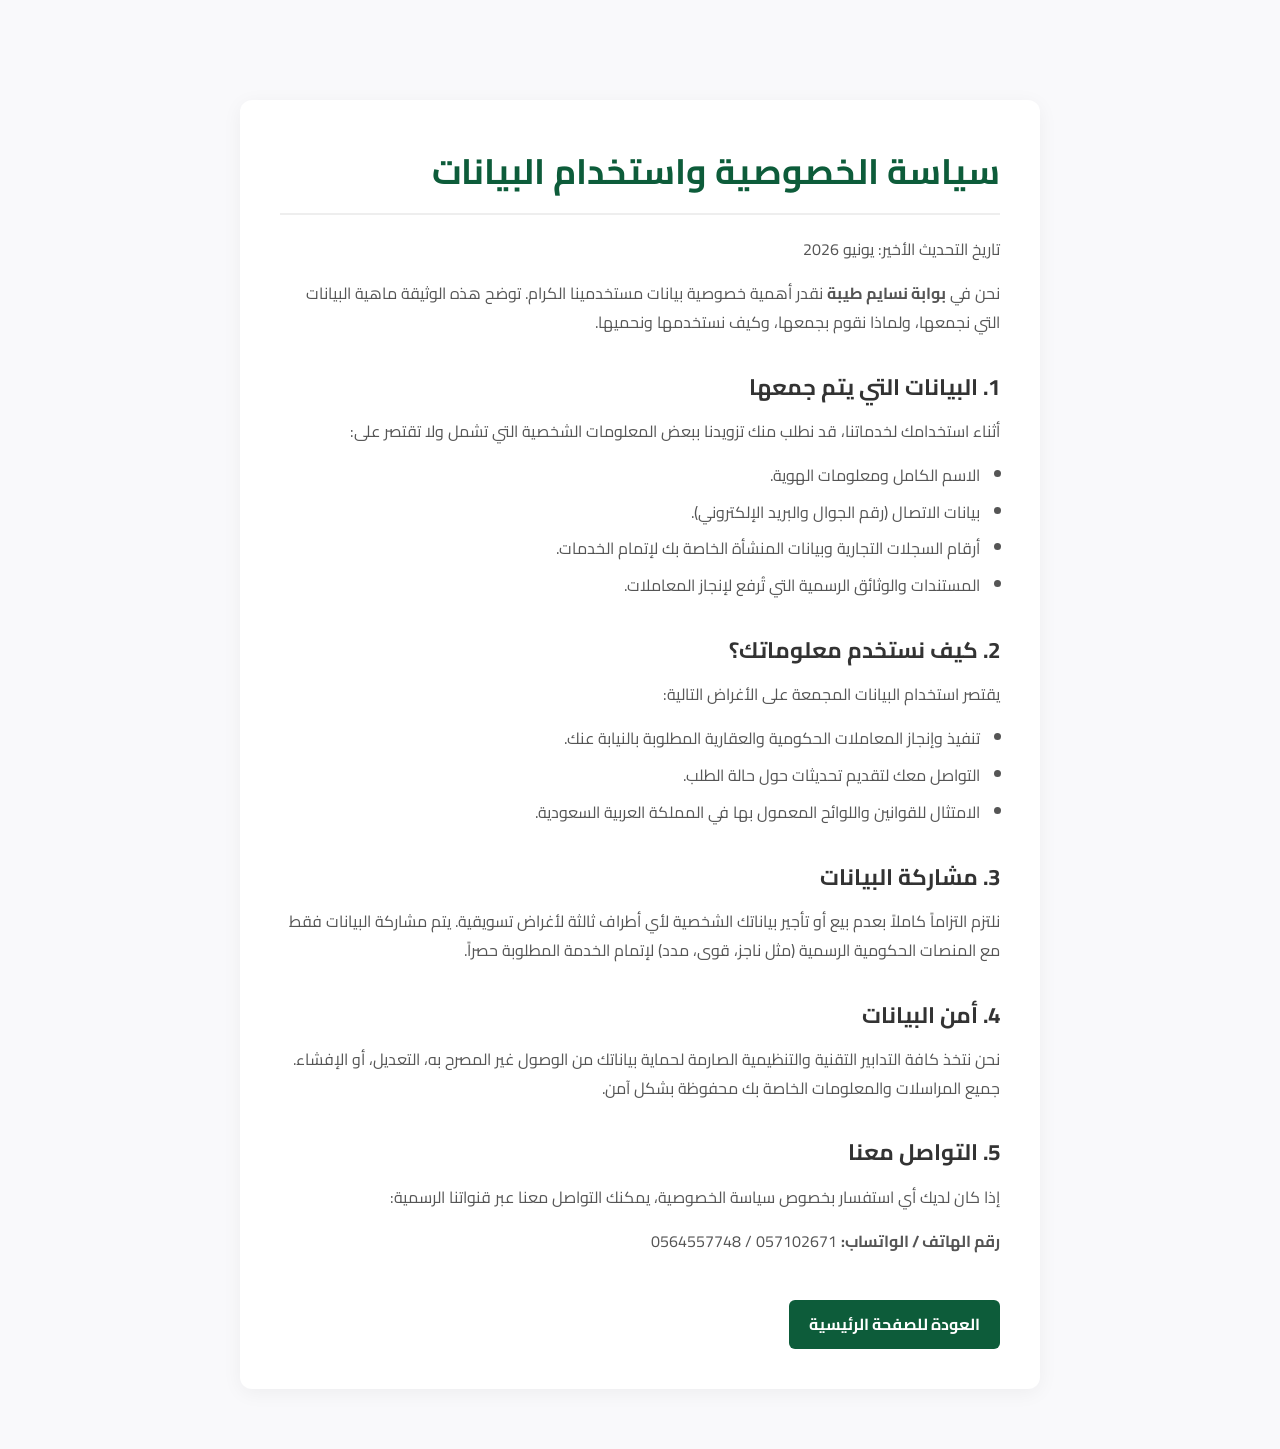
<file: privacy.html>
<!DOCTYPE html>
<html lang="ar" dir="rtl">
<head>
  <meta charset="UTF-8">
  <meta name="viewport" content="width=device-width, initial-scale=1.0">
  <title>سياسة الخصوصية | نسايم طيبة</title>
  <link rel="stylesheet" href="style.css">
  <link rel="preconnect" href="https://fonts.googleapis.com">
  <link rel="preconnect" href="https://fonts.gstatic.com" crossorigin>
  <link href="https://fonts.googleapis.com/css2?family=Cairo:wght@300;400;600;700;800&family=Tajawal:wght@400;500;700&display=swap" rel="stylesheet">
  <style>
    body { background: var(--bg-body, #F9F9FB); color: var(--text-dark, #1A1A1A); line-height: 1.8; }
    .privacy-container { max-width: 800px; margin: 100px auto 60px; padding: 40px; background: #fff; border-radius: 12px; box-shadow: 0 4px 20px rgba(0,0,0,0.05); }
    .privacy-container h1 { font-size: 2.2rem; color: var(--primary-color, #0D5C3A); margin-bottom: 20px; border-bottom: 2px solid #EEE; padding-bottom: 10px; }
    .privacy-container h2 { font-size: 1.4rem; color: #333; margin-top: 30px; margin-bottom: 10px; }
    .privacy-container p { font-size: 1rem; color: #555; margin-bottom: 15px; }
    .privacy-container ul { list-style: disc; margin-right: 20px; color: #555; }
    .privacy-container li { margin-bottom: 8px; }
    .back-btn { display: inline-block; margin-top: 30px; padding: 10px 20px; background: var(--primary-color, #0D5C3A); color: #fff; text-decoration: none; border-radius: 6px; font-weight: bold; }
    .back-btn:hover { opacity: 0.9; }
  </style>
</head>
<body>

  <div class="privacy-container">
    <h1>سياسة الخصوصية واستخدام البيانات</h1>
    <p>تاريخ التحديث الأخير: يونيو 2026</p>
    
    <p>نحن في <strong>بوابة نسايم طيبة</strong> نقدر أهمية خصوصية بيانات مستخدمينا الكرام. توضح هذه الوثيقة ماهية البيانات التي نجمعها، ولماذا نقوم بجمعها، وكيف نستخدمها ونحميها.</p>

    <h2>1. البيانات التي يتم جمعها</h2>
    <p>أثناء استخدامك لخدماتنا، قد نطلب منك تزويدنا ببعض المعلومات الشخصية التي تشمل ولا تقتصر على:</p>
    <ul>
      <li>الاسم الكامل ومعلومات الهوية.</li>
      <li>بيانات الاتصال (رقم الجوال والبريد الإلكتروني).</li>
      <li>أرقام السجلات التجارية وبيانات المنشأة الخاصة بك لإتمام الخدمات.</li>
      <li>المستندات والوثائق الرسمية التي تُرفع لإنجاز المعاملات.</li>
    </ul>

    <h2>2. كيف نستخدم معلوماتك؟</h2>
    <p>يقتصر استخدام البيانات المجمعة على الأغراض التالية:</p>
    <ul>
      <li>تنفيذ وإنجاز المعاملات الحكومية والعقارية المطلوبة بالنيابة عنك.</li>
      <li>التواصل معك لتقديم تحديثات حول حالة الطلب.</li>
      <li>الامتثال للقوانين واللوائح المعمول بها في المملكة العربية السعودية.</li>
    </ul>

    <h2>3. مشاركة البيانات</h2>
    <p>نلتزم التزاماً كاملاً بعدم بيع أو تأجير بياناتك الشخصية لأي أطراف ثالثة لأغراض تسويقية. يتم مشاركة البيانات فقط مع المنصات الحكومية الرسمية (مثل ناجز، قوى، مدد) لإتمام الخدمة المطلوبة حصراً.</p>

    <h2>4. أمن البيانات</h2>
    <p>نحن نتخذ كافة التدابير التقنية والتنظيمية الصارمة لحماية بياناتك من الوصول غير المصرح به، التعديل، أو الإفشاء. جميع المراسلات والمعلومات الخاصة بك محفوظة بشكل آمن.</p>

    <h2>5. التواصل معنا</h2>
    <p>إذا كان لديك أي استفسار بخصوص سياسة الخصوصية، يمكنك التواصل معنا عبر قنواتنا الرسمية:</p>
    <p><strong>رقم الهاتف / الواتساب:</strong> 057102671 / 0564557748</p>

    <a href="index.html" class="back-btn">العودة للصفحة الرئيسية</a>
  </div>

</body>
</html>
</file>
<file: style.css>
:root {
  --green-dark: #1B4332;
  --green-mid: #2D6A4F;
  --gold-light: #E8C98A;
  --gold-mid: #C9A96E;
  --gold-dark: #A67C52;
  --bg-color: #FDFAF6;
  --white: #FFFFFF;
  --text-dark: #1F2937;
  --text-mid: #4B5563;
  --text-light: #6B7280;
  --shadow-sm: 0 4px 6px rgba(0,0,0,0.05);
  --shadow-lg: 0 10px 25px rgba(27,67,50,0.1);
  --radius-sm: 10px;
  --radius-md: 16px;
  --transition: all 0.3s ease;
}

* {
  margin: 0;
  padding: 0;
  box-sizing: border-box;
}

body {
  font-family: 'Cairo', sans-serif;
  background-color: var(--bg-color);
  color: var(--text-dark);
  line-height: 1.6;
}

a {
  text-decoration: none;
}

.container {
  max-width: 1200px;
  margin: 0 auto;
  padding: 0 24px;
}

/* HEADER */
.main-header {
  background: var(--white);
  box-shadow: var(--shadow-sm);
  position: sticky;
  top: 0;
  z-index: 1000;
  height: 80px;
  display: flex;
  align-items: center;
}

.header-inner {
  display: flex;
  justify-content: space-between;
  align-items: center;
  width: 100%;
}

.logo {
  display: flex;
  align-items: center;
  gap: 12px;
  font-weight: 800;
  font-size: 1.3rem;
  color: var(--green-dark);
}

.logo img {
  height: 45px;
  width: auto;
}

.main-nav ul {
  display: flex;
  gap: 24px;
  align-items: center;
  list-style: none;
}

.main-nav a {
  font-weight: 700;
  font-size: 1rem;
  color: var(--text-dark);
  transition: var(--transition);
}

.main-nav a:hover {
  color: var(--gold-dark);
}

/* HERO SECTION */
.hero-section {
  background: var(--bg-color);
  padding: 60px 0;
  position: relative;
  overflow: hidden;
}

.hero-inner {
  display: flex;
  align-items: center;
  gap: 40px;
}

.hero-content {
  flex: 1;
}

.hero-title {
  font-size: 3rem;
  font-weight: 900;
  color: var(--green-dark);
  line-height: 1.2;
  margin-bottom: 20px;
}

.hero-desc {
  font-size: 1.1rem;
  color: var(--text-mid);
  margin-bottom: 32px;
  max-width: 500px;
}

.hero-cta-group {
  display: flex;
  gap: 16px;
}

.btn-primary {
  background: linear-gradient(135deg, var(--green-dark), var(--green-mid));
  color: var(--white);
  padding: 14px 28px;
  border-radius: 50px;
  font-weight: 700;
  transition: var(--transition);
  box-shadow: 0 4px 15px rgba(27,67,50,0.2);
}

.btn-primary:hover {
  transform: translateY(-2px);
  box-shadow: 0 6px 20px rgba(27,67,50,0.3);
}

.btn-secondary {
  background: transparent;
  color: var(--gold-dark);
  padding: 12px 26px;
  border-radius: 50px;
  font-weight: 700;
  border: 2px solid var(--gold-mid);
  transition: var(--transition);
}

.btn-secondary:hover {
  background: rgba(201,169,110,0.1);
  transform: translateY(-2px);
}

.hero-image {
  flex: 1;
  text-align: left;
}

.hero-image img {
  max-width: 100%;
  border-radius: var(--radius-md);
  box-shadow: var(--shadow-lg);
}

/* SERVICES SECTION */
.services-section {
  padding: 80px 0;
  background: var(--white);
}

.section-header {
  text-align: center;
  margin-bottom: 50px;
}

.section-header h2 {
  font-size: 2.2rem;
  color: var(--green-dark);
  margin-bottom: 12px;
}

.section-header p {
  color: var(--text-light);
  font-size: 1.1rem;
}

.pricing-grid {
  display: grid;
  grid-template-columns: repeat(auto-fill, minmax(280px, 1fr));
  gap: 24px;
}

.price-card {
  background: var(--bg-color);
  border-radius: var(--radius-md);
  padding: 30px 24px;
  text-align: center;
  border: 1px solid rgba(201,169,110,0.15);
  box-shadow: var(--shadow-sm);
  transition: var(--transition);
  position: relative;
  display: flex;
  flex-direction: column;
}

.price-card:hover {
  transform: translateY(-8px);
  box-shadow: var(--shadow-lg);
  border-color: rgba(201,169,110,0.3);
}

.card-platform-badge {
  position: absolute;
  top: -12px;
  right: 24px;
  background: linear-gradient(135deg, var(--gold-dark), var(--gold-mid));
  color: var(--white);
  padding: 4px 12px;
  border-radius: 20px;
  font-size: 0.8rem;
  font-weight: 700;
}

.price-icon {
  margin: 16px 0 12px;
  display: flex;
  align-items: center;
  justify-content: center;
  height: 90px;
}

.price-icon img,
.price-icon svg {
  height: 100%;
  max-width: 140px;
  object-fit: contain;
}

.price-name {
  font-size: 1.2rem;
  font-weight: 800;
  color: var(--green-dark);
  margin-bottom: 12px;
  margin-top: 10px;
}

.price-desc {
  font-size: 0.9rem;
  color: var(--text-light);
  line-height: 1.7;
  flex: 1;
  margin-bottom: 16px;
}

.price-box {
  background: linear-gradient(135deg, rgba(27,67,50,0.04), rgba(201,169,110,0.06));
  border-radius: var(--radius-sm);
  padding: 14px;
  margin-bottom: 16px;
  border: 1px solid rgba(201,169,110,0.15);
}

.price-current {
  font-size: 1.1rem;
  font-weight: 900;
  color: var(--gold-dark);
}

.req-btn {
  background: transparent;
  color: var(--green-mid);
  border: 1px dashed var(--green-mid);
  padding: 8px;
  border-radius: 8px;
  font-size: 0.9rem;
  font-weight: 700;
  cursor: pointer;
  margin-bottom: 16px;
  transition: var(--transition);
}

.req-btn:hover {
  background: rgba(45,106,79,0.1);
  color: var(--green-dark);
}

.price-btn {
  background: linear-gradient(135deg, var(--green-dark), var(--green-mid));
  color: var(--white);
  padding: 12px 20px;
  border-radius: 50px;
  font-size: 0.95rem;
  font-weight: 700;
  transition: var(--transition);
  margin-top: auto;
}

.price-btn:hover {
  background: linear-gradient(135deg, var(--gold-dark), var(--gold-mid));
  transform: translateY(-2px);
  box-shadow: 0 6px 18px rgba(166,124,82,0.35);
}

/* MODAL */
.modal {
  display: none; 
  position: fixed; 
  z-index: 2000; 
  left: 0;
  top: 0;
  width: 100%; 
  height: 100%; 
  background-color: rgba(0,0,0,0.6); 
  backdrop-filter: blur(4px);
  align-items: center;
  justify-content: center;
  opacity: 0;
  transition: opacity 0.3s ease;
}

.modal.show {
  display: flex;
  opacity: 1;
}

.modal-content {
  background-color: var(--white);
  border-radius: var(--radius-md);
  padding: 30px;
  width: 90%;
  max-width: 500px;
  position: relative;
  transform: scale(0.95) translateY(20px);
  transition: all 0.3s ease;
  box-shadow: 0 15px 40px rgba(0,0,0,0.2);
}

.modal.show .modal-content {
  transform: scale(1) translateY(0);
}

.close-btn {
  position: absolute;
  left: 20px;
  top: 20px;
  color: #aaa;
  font-size: 28px;
  font-weight: bold;
  cursor: pointer;
  transition: var(--transition);
}

.close-btn:hover { color: var(--text-dark); }

.modal-content h3 {
  color: var(--green-dark);
  margin-bottom: 20px;
  font-size: 1.3rem;
  padding-bottom: 10px;
  border-bottom: 2px solid rgba(201,169,110,0.2);
}

.modal-content ul {
  list-style: disc;
  margin-right: 20px;
  color: var(--text-mid);
  line-height: 1.8;
}

.modal-content ul li {
  margin-bottom: 10px;
}

/* CTA SECTION */
#cta {
  background: linear-gradient(135deg, var(--green-dark) 0%, var(--green-mid) 100%);
  padding: 80px 0;
  text-align: center;
}

.cta-title {
  font-size: 2.2rem;
  color: var(--white);
  margin-bottom: 16px;
}

.cta-title .gold {
  color: var(--gold-light);
}

.cta-desc {
  color: rgba(255,255,255,0.8);
  margin-bottom: 30px;
  font-size: 1.1rem;
}

.btn-whatsapp-large {
  display: inline-flex;
  align-items: center;
  gap: 12px;
  background: linear-gradient(135deg, #25D366, #128C7E);
  color: var(--white);
  padding: 16px 32px;
  border-radius: 50px;
  font-size: 1.1rem;
  font-weight: 700;
  transition: var(--transition);
}

.btn-whatsapp-large svg {
  width: 24px;
  fill: var(--white);
}

.btn-whatsapp-large:hover {
  transform: translateY(-3px);
  box-shadow: 0 10px 25px rgba(37,211,102,0.4);
}

/* FOOTER */
#footer {
  background: var(--green-dark);
  color: var(--white);
  padding: 60px 0 20px;
}

.footer-grid {
  display: grid;
  grid-template-columns: 2fr 1fr 1fr;
  gap: 40px;
  margin-bottom: 40px;
}

.footer-logo-wrap {
  display: flex;
  align-items: center;
  gap: 12px;
  margin-bottom: 20px;
}

.footer-logo-wrap img {
  height: 50px;
}

.footer-brand-name {
  color: var(--gold-light);
  font-weight: 800;
  font-size: 1.2rem;
}

.footer-desc {
  color: rgba(255,255,255,0.7);
  font-size: 0.9rem;
}

.footer-col h4 {
  color: var(--gold-light);
  margin-bottom: 20px;
  font-size: 1.1rem;
}

.footer-col ul li {
  margin-bottom: 12px;
  list-style: none;
}

.footer-col ul a {
  color: rgba(255,255,255,0.7);
  transition: var(--transition);
}

.footer-col ul a:hover {
  color: var(--gold-light);
}

.contact-item {
  margin-bottom: 16px;
}

.contact-text strong {
  display: block;
  color: var(--gold-light);
  font-size: 0.85rem;
}

.contact-text {
  color: rgba(255,255,255,0.8);
  font-size: 1rem;
}

@media (max-width: 768px) {
  .hero-inner {
    flex-direction: column;
    text-align: center;
  }
  .hero-cta-group {
    justify-content: center;
  }
  .footer-grid {
    grid-template-columns: 1fr;
  }
  .main-nav { display: none; }
}
</file>
